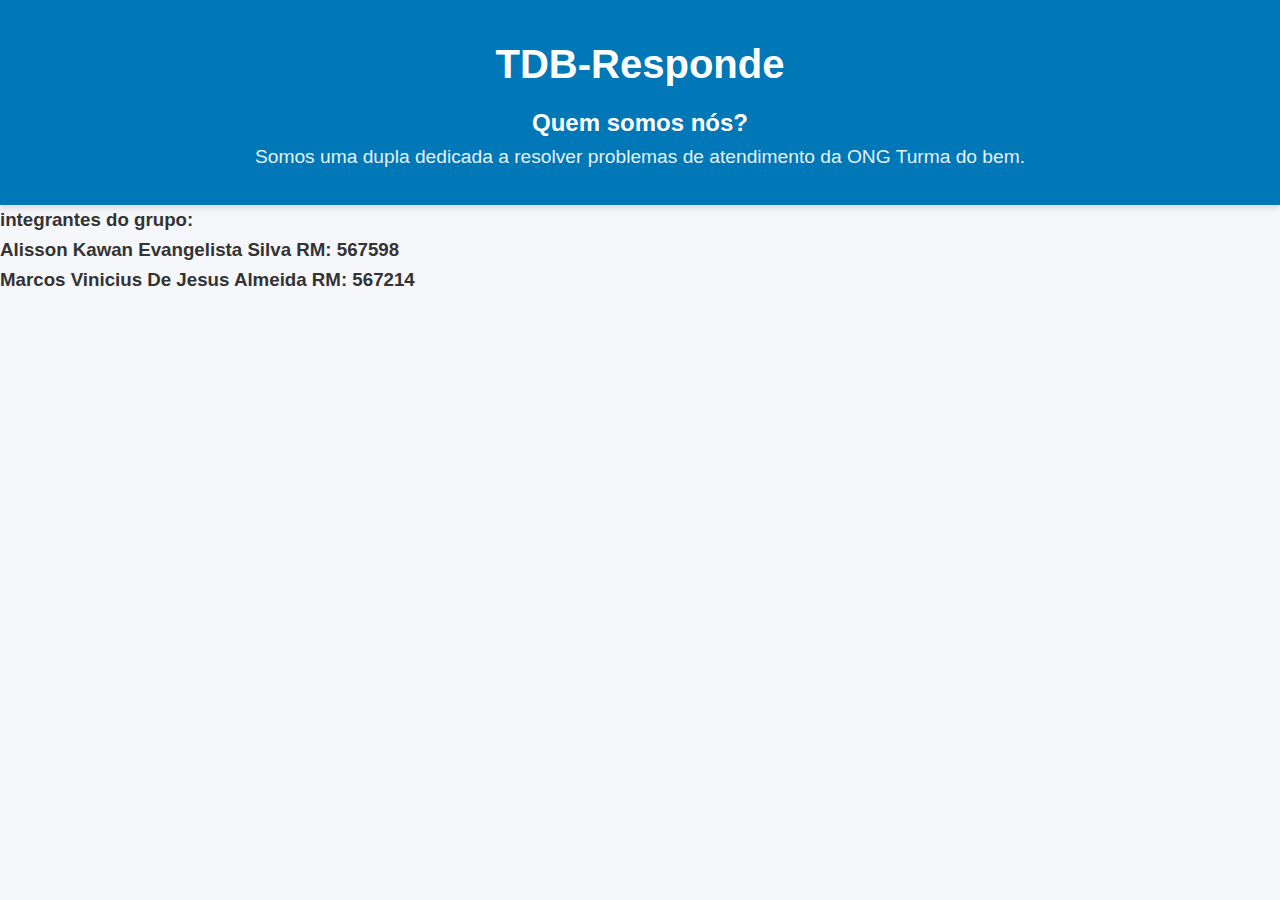
<file: index.html>
<!DOCTYPE html>
<html lang="pt-br">
<head>
    <meta charset="UTF-8">
    <meta name="viewport" content="width=device-width, initial-scale=1.0">
    <title>TDB-Responde</title>
    <link rel="stylesheet" href="css/visual.css">
</head>
<body>
    <header>
        <h1>TDB-Responde</h1>
        <h2>Quem somos nós?</h2>
        <p>Somos uma dupla dedicada a resolver problemas de atendimento da ONG Turma do bem.</p>
    </header>
    <main>
        <h3>integrantes do grupo: <br>
            Alisson Kawan Evangelista Silva RM: 567598 <br>
            Marcos Vinicius De Jesus Almeida RM: 567214
        </h3>
    </main>
    
</body>
</html>
</file>
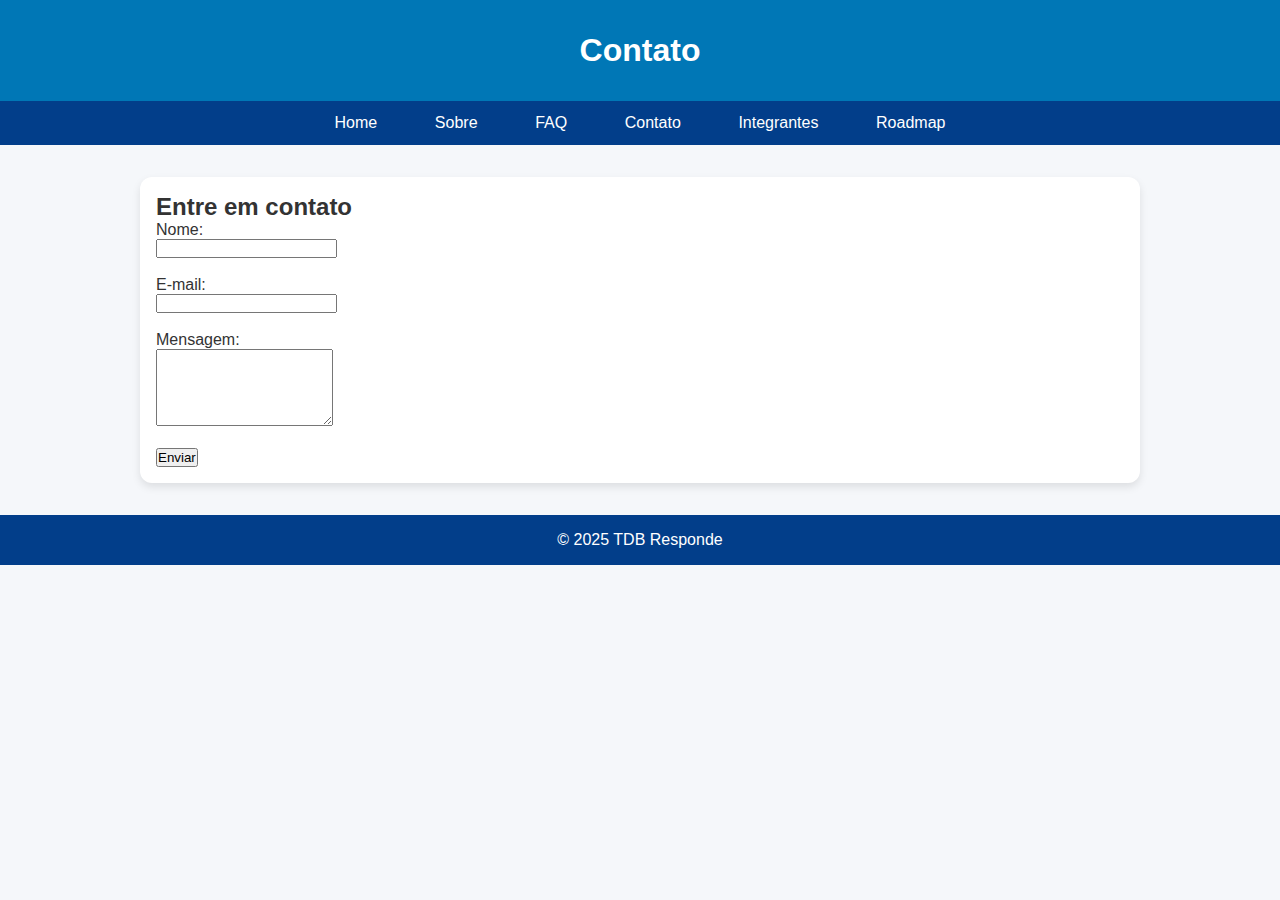
<file: Contatos/contato.html>
<!DOCTYPE html>
<html lang="pt-br">
<head>
  <meta charset="UTF-8">
  <meta name="viewport" content="width=device-width, initial-scale=1.0">
  <title>TDB Responde - Contato</title>
  <link rel="stylesheet" href="css/visual.css">
</head>
<body>

<header>
  <h1>Contato</h1>
</header>

<nav>
  <ul>
    <li><a href="/Home/home.html">Home</a></li>
    <li><a href="/Sobre pag/sobre.html">Sobre</a></li>
    <li><a href="/FAQ/faq.html">FAQ</a></li>
    <li><a href="/Contatos/contato.html">Contato</a></li>
    <li><a href="/Integrantes/integrantes.html">Integrantes</a></li>
    <li><a href="/Roadmap/roadmap.html">Roadmap</a></li>
  </ul>
</nav>

<main class="container">
  <h2>Entre em contato</h2>
  <form>
    <label for="nome">Nome:</label><br>
    <input type="text" id="nome" name="nome" required><br><br>

    <label for="email">E-mail:</label><br>
    <input type="email" id="email" name="email" required><br><br>

    <label for="mensagem">Mensagem:</label><br>
    <textarea id="mensagem" name="mensagem" rows="5" required></textarea><br><br>

    <button type="submit">Enviar</button>
  </form>
</main>

<footer>
  <p>© 2025 TDB Responde</p>
</footer>

</body>
</html>
</file>
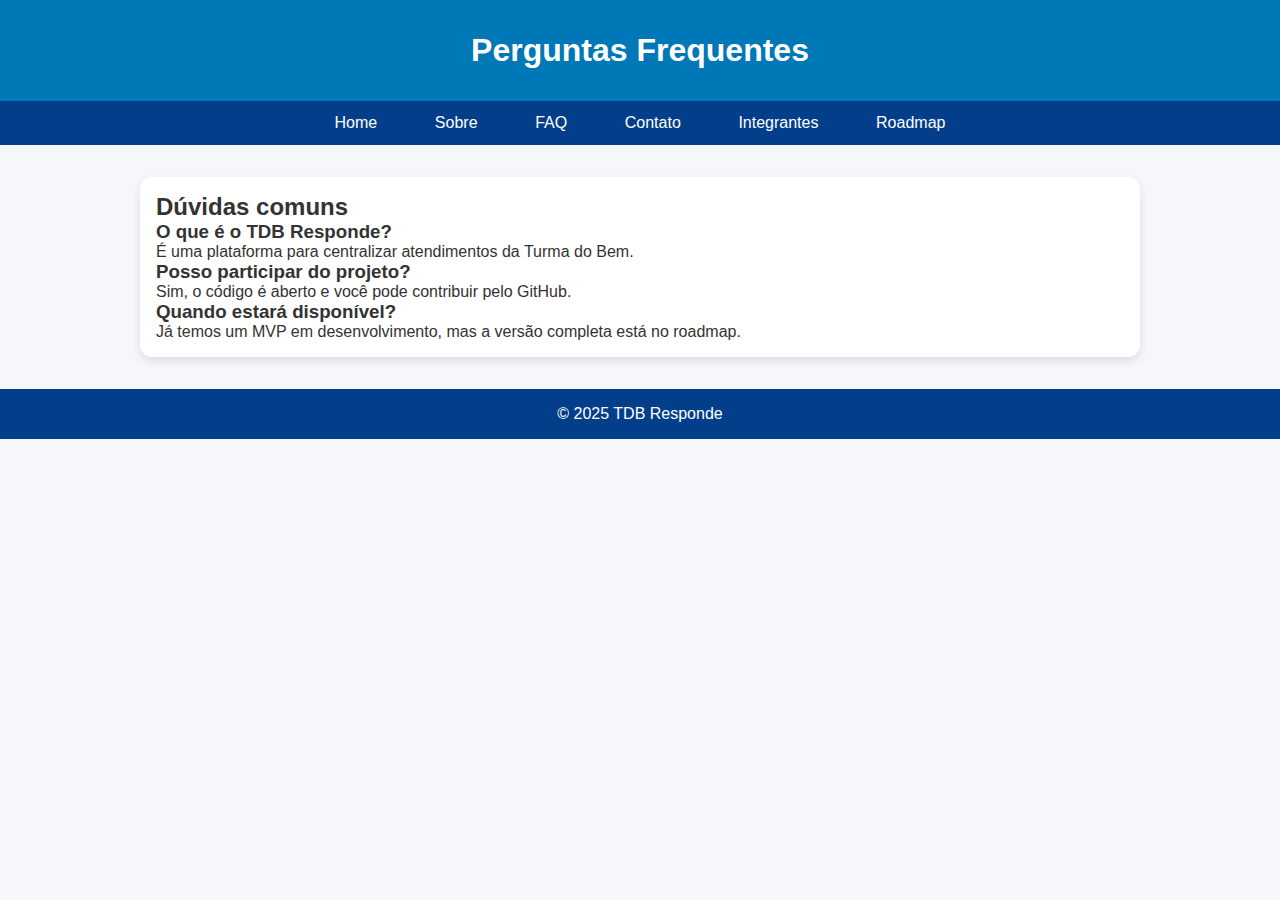
<file: FAQ/faq.html>
<!DOCTYPE html>
<html lang="pt-br">
<head>
  <meta charset="UTF-8">
  <meta name="viewport" content="width=device-width, initial-scale=1.0">
  <title>TDB Responde - FAQ</title>
  <link rel="stylesheet" href="css/visual.css">
</head>
<body>

<header>
  <h1>Perguntas Frequentes</h1>
</header>

<nav>
  <ul>
    <li><a href="/Home/home.html">Home</a></li>
    <li><a href="/Sobre pag/sobre.html">Sobre</a></li>
    <li><a href="/FAQ/faq.html">FAQ</a></li>
    <li><a href="/Contatos/contato.html">Contato</a></li>
    <li><a href="/Integrantes/integrantes.html">Integrantes</a></li>
    <li><a href="/Roadmap/roadmap.html">Roadmap</a></li>
    
    
    
  </ul>
</nav>

<main class="container">
  <h2>Dúvidas comuns</h2>

  <h3>O que é o TDB Responde?</h3>
  <p>É uma plataforma para centralizar atendimentos da Turma do Bem.</p>

  <h3>Posso participar do projeto?</h3>
  <p>Sim, o código é aberto e você pode contribuir pelo GitHub.</p>

  <h3>Quando estará disponível?</h3>
  <p>Já temos um MVP em desenvolvimento, mas a versão completa está no roadmap.</p>
</main>

<footer>
  <p>© 2025 TDB Responde</p>
</footer>

</body>
</html>
</file>
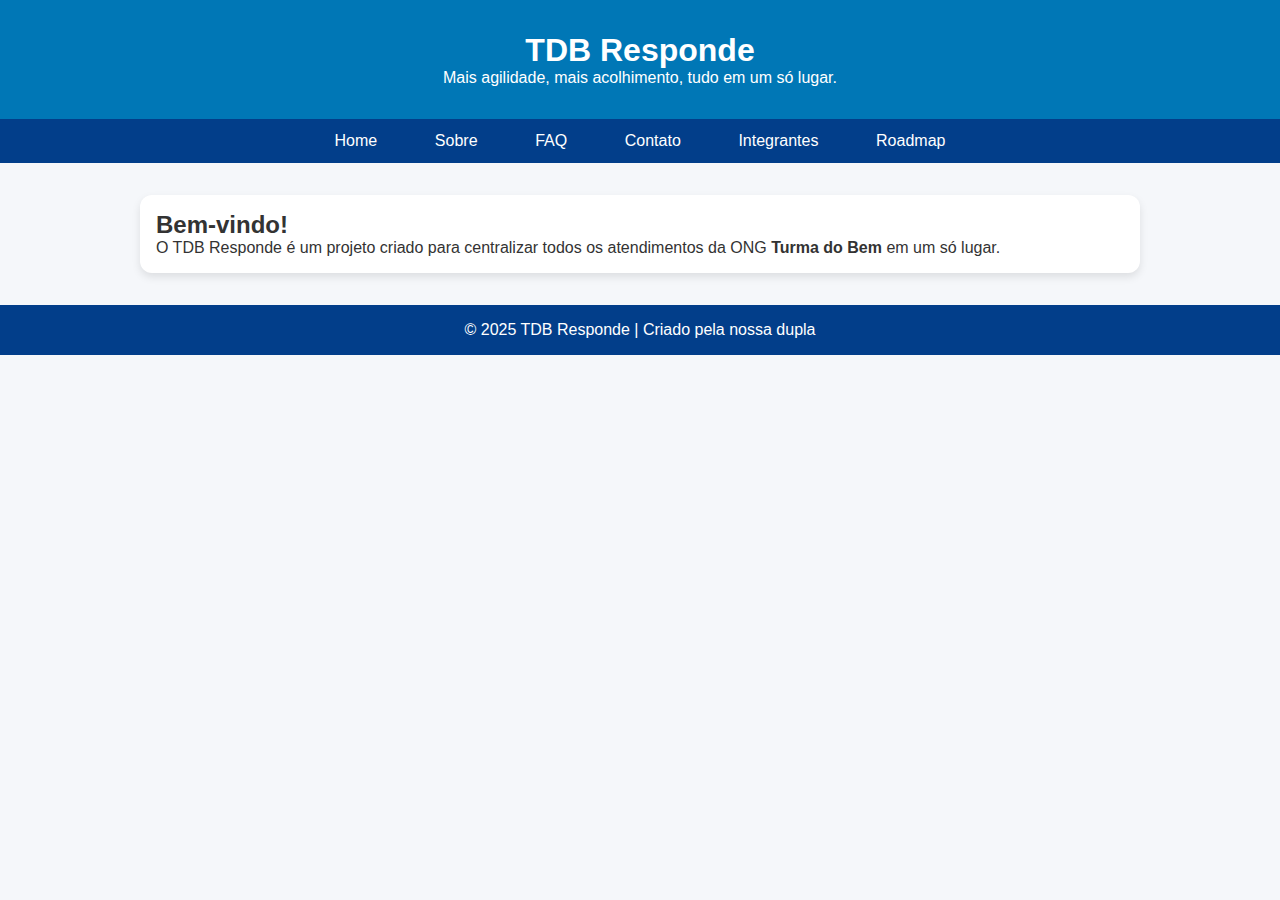
<file: Home/home.html>
<!DOCTYPE html>
<html lang="pt-br">
<head>
  <meta charset="UTF-8">
  <meta name="viewport" content="width=device-width, initial-scale=1.0">
  <title>TDB Responde - Home</title>
  <link rel="stylesheet" href="css/visual.css">
</head>
<body>

<header>
  <h1>TDB Responde</h1>
  <p>Mais agilidade, mais acolhimento, tudo em um só lugar.</p>
</header>

<nav>
  <ul>
    <li><a href="/Home/home.html">Home</a></li>
    <li><a href="/Sobre pag/sobre.html">Sobre</a></li>
    <li><a href="/FAQ/faq.html">FAQ</a></li>
    <li><a href="/Contatos/contato.html">Contato</a></li>
    <li><a href="/Integrantes/integrantes.html">Integrantes</a></li>
    <li><a href="/Roadmap/roadmap.html">Roadmap</a></li>
  </ul>
</nav>

<main class="container">
  <section>
    <h2>Bem-vindo!</h2>
    <p>O TDB Responde é um projeto criado para centralizar todos os atendimentos da ONG <strong>Turma do Bem</strong> em um só lugar.</p>
  </section>
</main>

<footer>
  <p>© 2025 TDB Responde | Criado pela nossa dupla</p>
</footer>

</body>
</html>
</file>
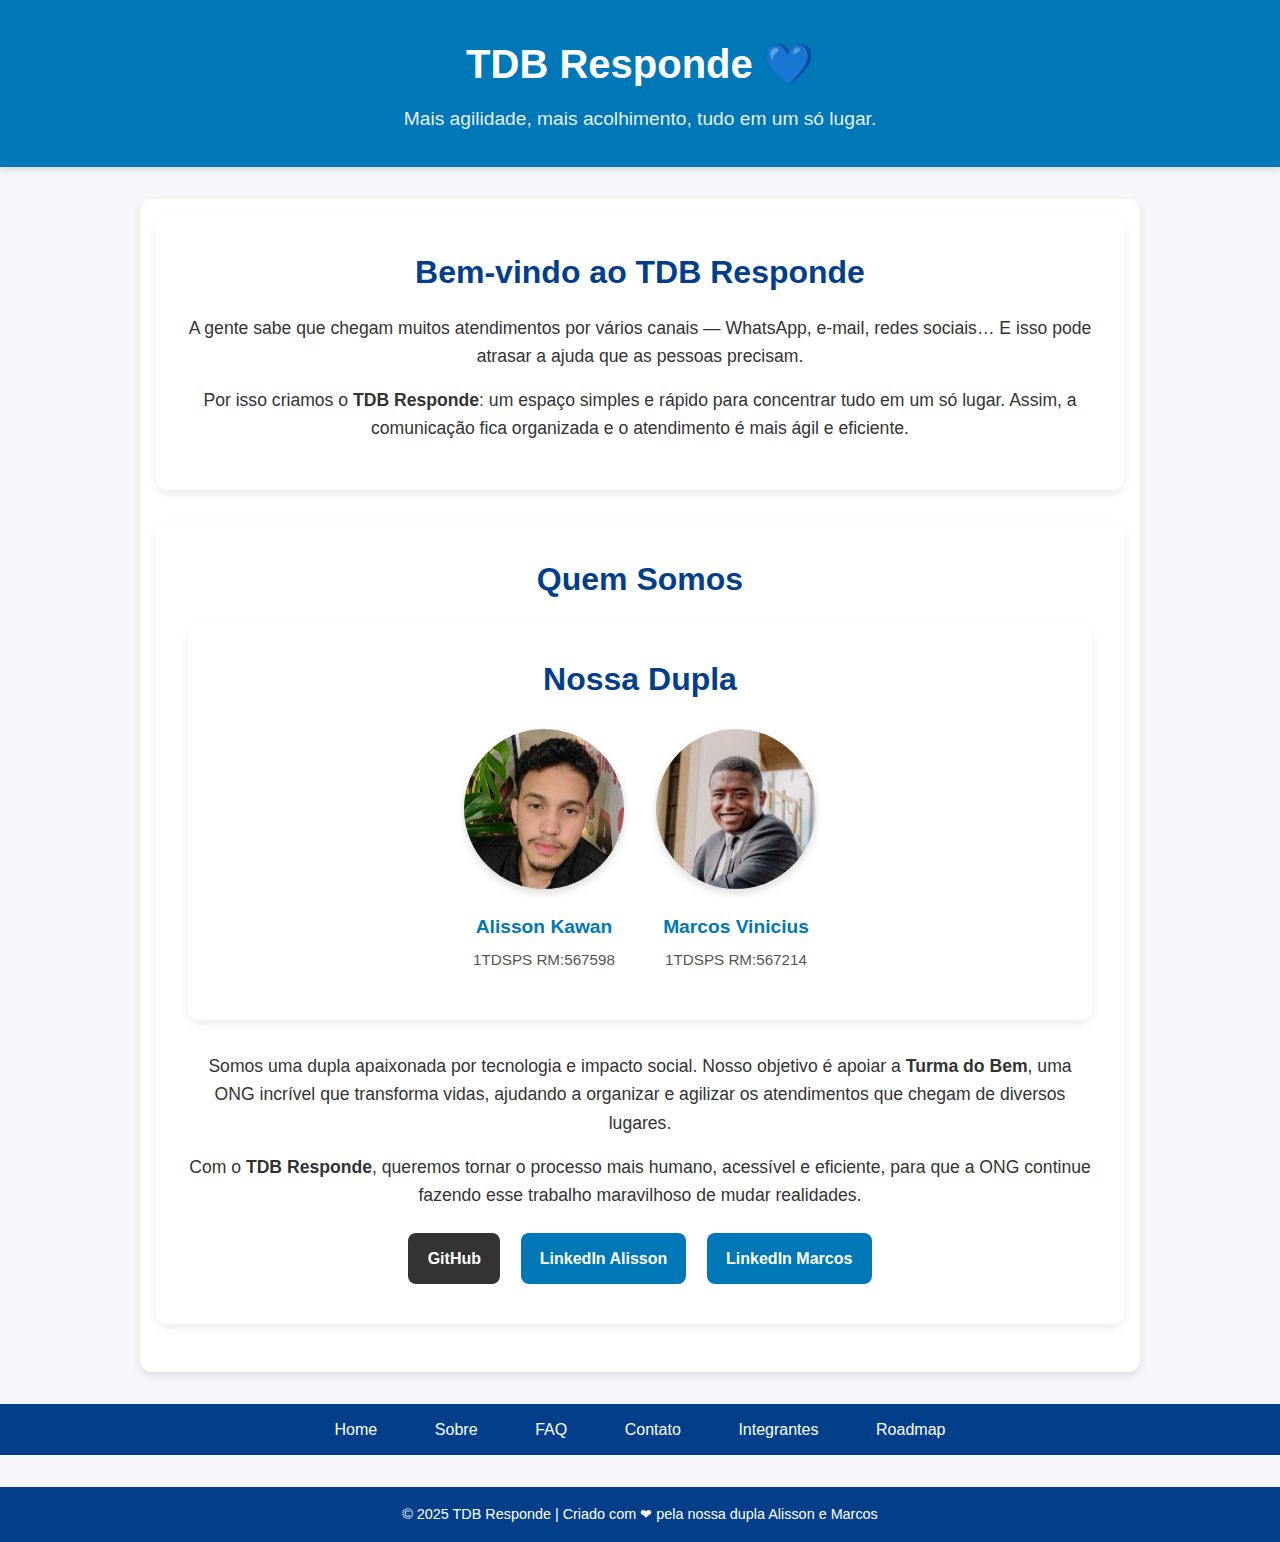
<file: Integrantes/integrantes.html>
<!DOCTYPE html>
<html lang="pt-br">
<head>
  <meta charset="UTF-8">
  <meta name="viewport" content="width=device-width, initial-scale=1.0">
  <title>TDB Responde - Quem Somos</title>
  <link rel="stylesheet" href="css/visual.css">
</head>
<body>
  <header>
    <h1>TDB Responde 💙</h1>
    <p>Mais agilidade, mais acolhimento, tudo em um só lugar.</p>
  </header>

  <div class="container">
    <section class="intro">
      <h2>Bem-vindo ao TDB Responde</h2>
      <p>
        A gente sabe que chegam muitos atendimentos por vários canais — WhatsApp, e-mail, redes sociais…  
        E isso pode atrasar a ajuda que as pessoas precisam.  
      </p>
      <p>
        Por isso criamos o <strong>TDB Responde</strong>: um espaço simples e rápido para concentrar tudo em um só lugar.  
        Assim, a comunicação fica organizada e o atendimento é mais ágil e eficiente.
      </p>
    </section>

    <section class="about">
      <h2>Quem Somos</h2><section class="team">
  <h2>Nossa Dupla</h2>
  <div class="team-members">
    <div class="member">
      <img src="img/1759026954821.jpeg" alt="Integrante 1">
      <h3>Alisson Kawan</h3>
      <p>1TDSPS RM:567598</p>
    </div>
    <div class="member">
      <img src="img/1747058358535.jpeg" alt="Integrante 2">
      <h3>Marcos Vinicius</h3>
      <p>1TDSPS RM:567214</p>
    </div>
  </div>
</section>
      <p>
        Somos uma dupla apaixonada por tecnologia e impacto social.  
        Nosso objetivo é apoiar a <strong>Turma do Bem</strong>, uma ONG incrível que transforma vidas,  
        ajudando a organizar e agilizar os atendimentos que chegam de diversos lugares.  
      </p>
      <p>
        Com o <strong>TDB Responde</strong>, queremos tornar o processo mais humano, acessível e eficiente,  
        para que a ONG continue fazendo esse trabalho maravilhoso de mudar realidades.  
      </p>

      <div class="social-links">
        <a href="https://github.com/AlissonMarcoschalenge77" target="_blank" class="github">GitHub</a>
        <a href="https://www.linkedin.com/in/alisson-kawan-evangelista-silva-5a3355219/" target="_blank" class="linkedin">LinkedIn Alisson</a>
        <a href="https://www.linkedin.com/in/marcos-vinicius-de-jesus-almeida/" target="_blank" class="linkedin">LinkedIn Marcos</a>
      </div>
    </section>
  </div>
  <nav>
  <ul>
    <li><a href="/Home/home.html">Home</a></li>
    <li><a href="/Sobre pag/sobre.html">Sobre</a></li>
    <li><a href="/FAQ/faq.html">FAQ</a></li>
    <li><a href="/Contatos/contato.html">Contato</a></li>
    <li><a href="/Integrantes/integrantes.html">Integrantes</a></li>
    <li><a href="/Roadmap/roadmap.html">Roadmap</a></li>
  </ul>
</nav>

  <footer>
    <p>© 2025 TDB Responde | Criado com ❤ pela nossa dupla Alisson e Marcos</p>
  </footer>
</body>
</html>
</file>
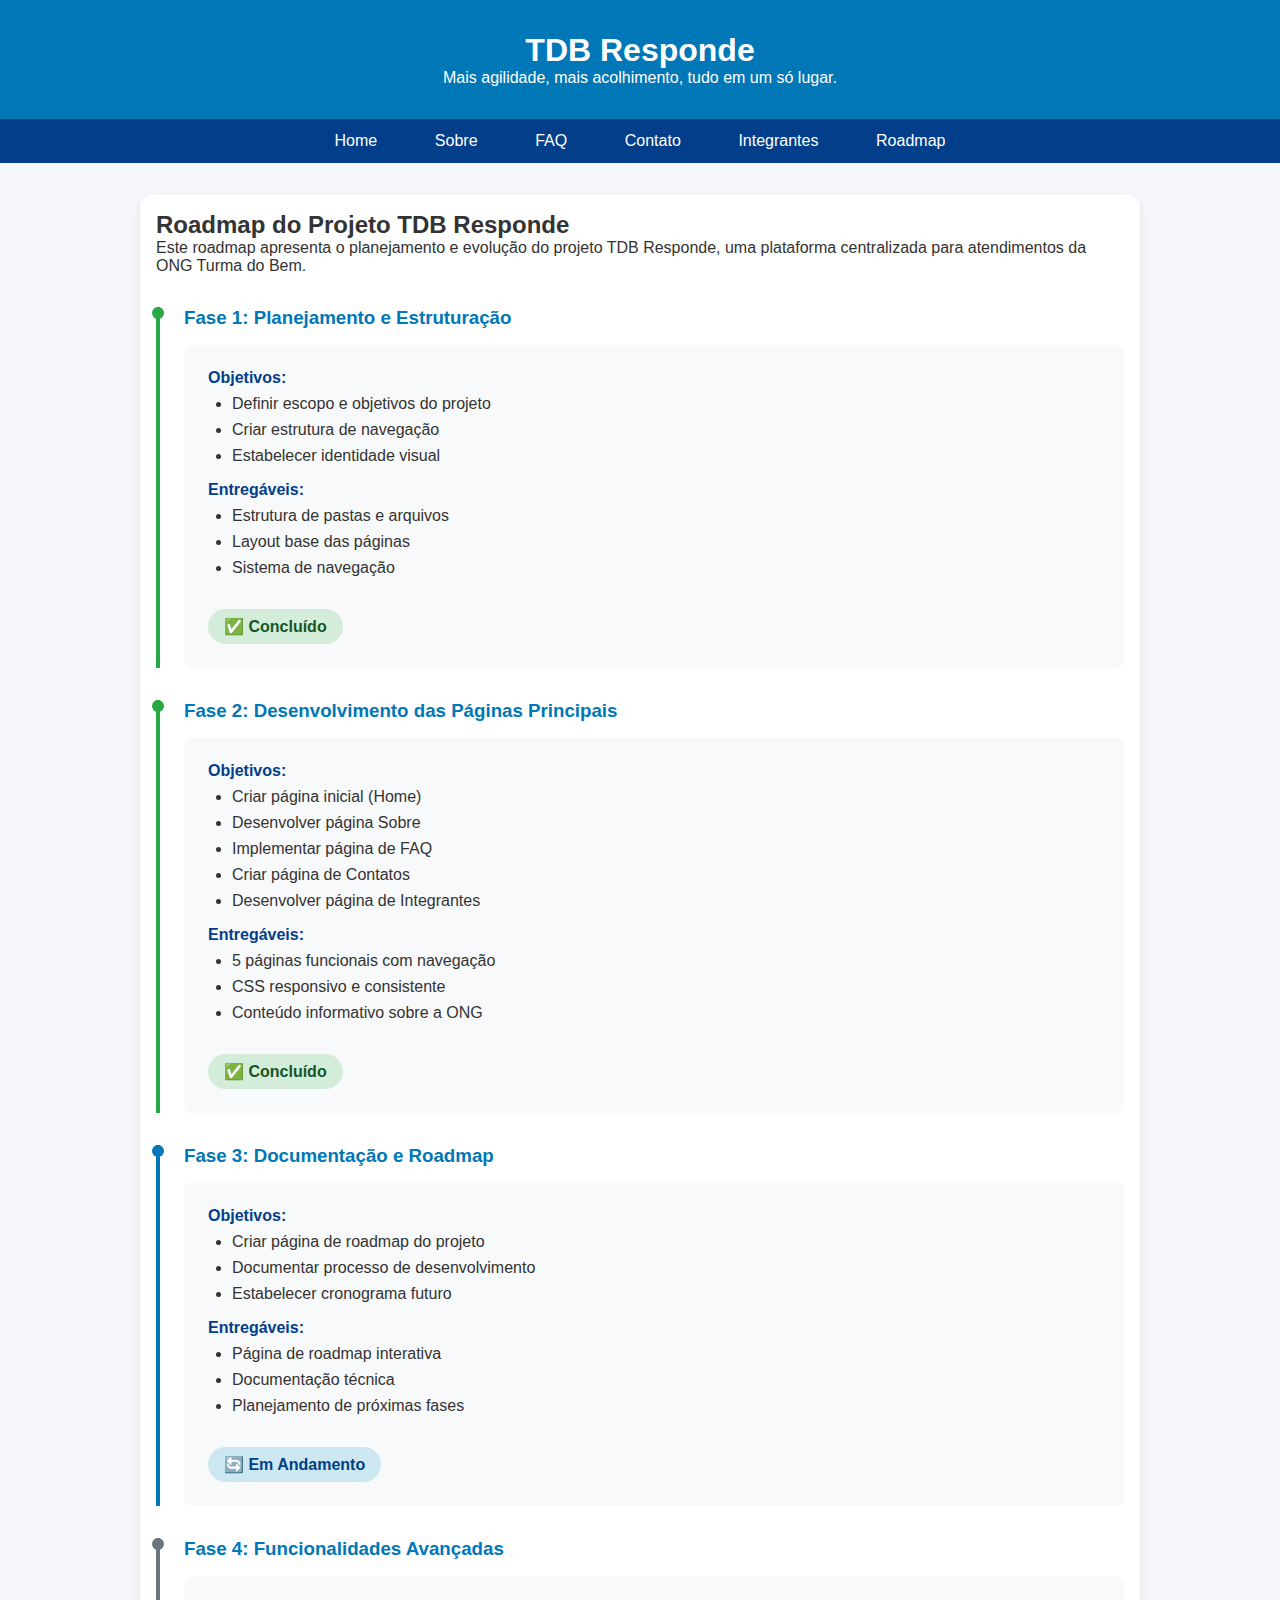
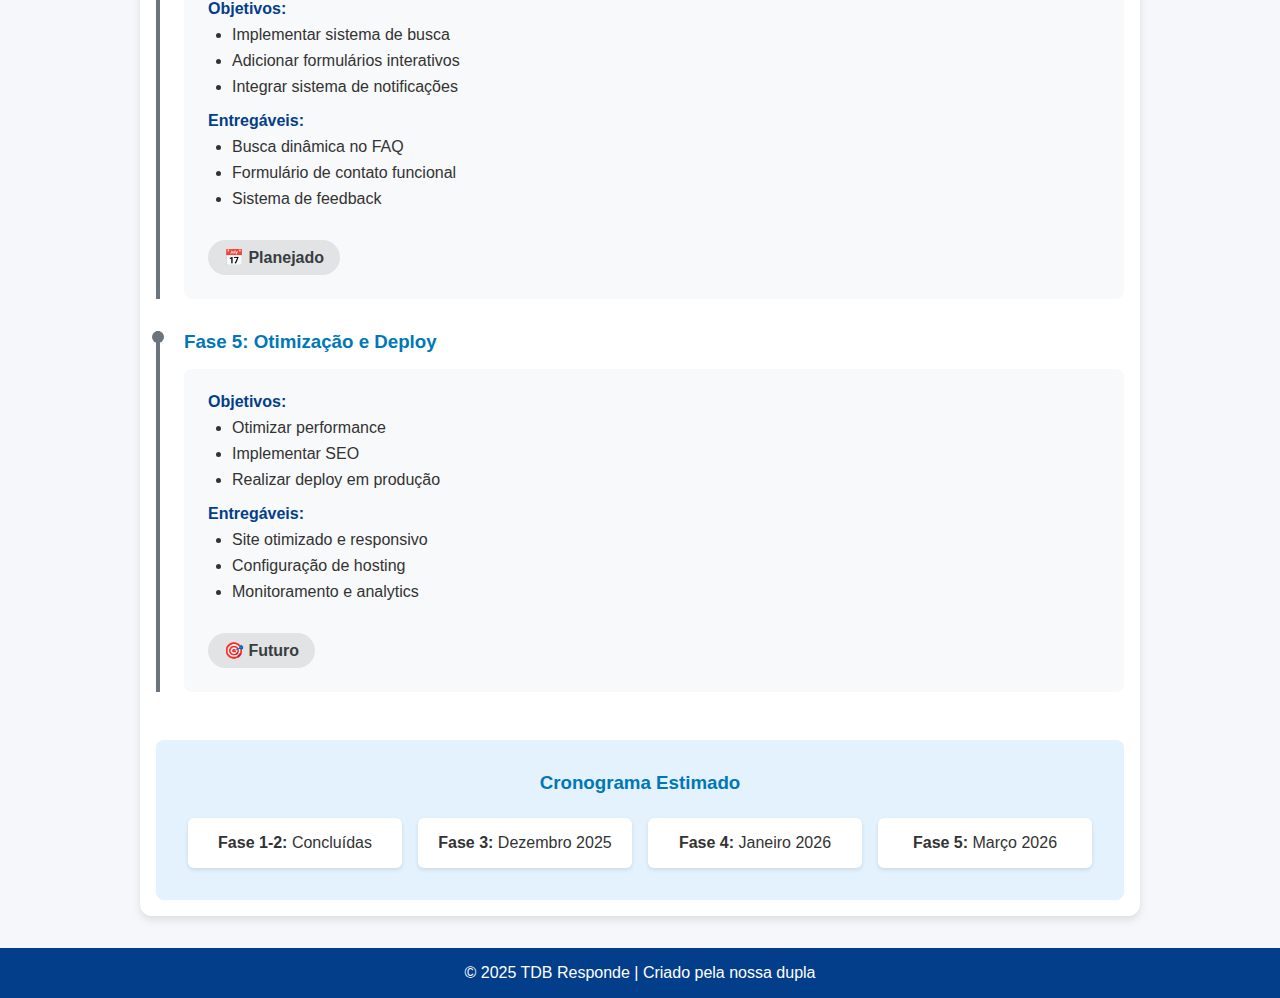
<file: Roadmap/roadmap.html>
<!DOCTYPE html>
<html lang="pt-br">
<head>
  <meta charset="UTF-8">
  <meta name="viewport" content="width=device-width, initial-scale=1.0">
  <title>TDB Responde - Roadmap</title>
  <link rel="stylesheet" href="css/visual.css">
</head>
<body>

<header>
  <h1>TDB Responde</h1>
  <p>Mais agilidade, mais acolhimento, tudo em um só lugar.</p>
</header>

<nav>
  <ul>
    <li><a href="/Home/home.html">Home</a></li>
    <li><a href="/Sobre pag/sobre.html">Sobre</a></li>
    <li><a href="/FAQ/faq.html">FAQ</a></li>
    <li><a href="/Contatos/contato.html">Contato</a></li>
    <li><a href="/Integrantes/integrantes.html">Integrantes</a></li>
    <li><a href="/roadmap/index.html">Roadmap</a></li>
  </ul>
</nav>

<main class="container">
  <section>
    <h2>Roadmap do Projeto TDB Responde</h2>
    <p>Este roadmap apresenta o planejamento e evolução do projeto TDB Responde, uma plataforma centralizada para atendimentos da ONG Turma do Bem.</p>
    
    <div class="roadmap-timeline">
      <div class="phase completed">
        <h3>Fase 1: Planejamento e Estruturação</h3>
        <div class="phase-content">
          <h4>Objetivos:</h4>
          <ul>
            <li>Definir escopo e objetivos do projeto</li>
            <li>Criar estrutura de navegação</li>
            <li>Estabelecer identidade visual</li>
          </ul>
          <h4>Entregáveis:</h4>
          <ul>
            <li>Estrutura de pastas e arquivos</li>
            <li>Layout base das páginas</li>
            <li>Sistema de navegação</li>
          </ul>
          <div class="status">✅ Concluído</div>
        </div>
      </div>

      <div class="phase completed">
        <h3>Fase 2: Desenvolvimento das Páginas Principais</h3>
        <div class="phase-content">
          <h4>Objetivos:</h4>
          <ul>
            <li>Criar página inicial (Home)</li>
            <li>Desenvolver página Sobre</li>
            <li>Implementar página de FAQ</li>
            <li>Criar página de Contatos</li>
            <li>Desenvolver página de Integrantes</li>
          </ul>
          <h4>Entregáveis:</h4>
          <ul>
            <li>5 páginas funcionais com navegação</li>
            <li>CSS responsivo e consistente</li>
            <li>Conteúdo informativo sobre a ONG</li>
          </ul>
          <div class="status">✅ Concluído</div>
        </div>
      </div>

      <div class="phase current">
        <h3>Fase 3: Documentação e Roadmap</h3>
        <div class="phase-content">
          <h4>Objetivos:</h4>
          <ul>
            <li>Criar página de roadmap do projeto</li>
            <li>Documentar processo de desenvolvimento</li>
            <li>Estabelecer cronograma futuro</li>
          </ul>
          <h4>Entregáveis:</h4>
          <ul>
            <li>Página de roadmap interativa</li>
            <li>Documentação técnica</li>
            <li>Planejamento de próximas fases</li>
          </ul>
          <div class="status">🔄 Em Andamento</div>
        </div>
      </div>

      <div class="phase future">
        <h3>Fase 4: Funcionalidades Avançadas</h3>
        <div class="phase-content">
          <h4>Objetivos:</h4>
          <ul>
            <li>Implementar sistema de busca</li>
            <li>Adicionar formulários interativos</li>
            <li>Integrar sistema de notificações</li>
          </ul>
          <h4>Entregáveis:</h4>
          <ul>
            <li>Busca dinâmica no FAQ</li>
            <li>Formulário de contato funcional</li>
            <li>Sistema de feedback</li>
          </ul>
          <div class="status">📅 Planejado</div>
        </div>
      </div>

      <div class="phase future">
        <h3>Fase 5: Otimização e Deploy</h3>
        <div class="phase-content">
          <h4>Objetivos:</h4>
          <ul>
            <li>Otimizar performance</li>
            <li>Implementar SEO</li>
            <li>Realizar deploy em produção</li>
          </ul>
          <h4>Entregáveis:</h4>
          <ul>
            <li>Site otimizado e responsivo</li>
            <li>Configuração de hosting</li>
            <li>Monitoramento e analytics</li>
          </ul>
          <div class="status">🎯 Futuro</div>
        </div>
      </div>
    </div>

    <div class="timeline-summary">
      <h3>Cronograma Estimado</h3>
      <div class="timeline-grid">
        <div class="timeline-item">
          <strong>Fase 1-2:</strong> Concluídas
        </div>
        <div class="timeline-item">
          <strong>Fase 3:</strong> Dezembro 2025
        </div>
        <div class="timeline-item">
          <strong>Fase 4:</strong> Janeiro 2026
        </div>
        <div class="timeline-item">
          <strong>Fase 5:</strong> Março 2026
        </div>
      </div>
    </div>
  </section>
</main>

<footer>
  <p>© 2025 TDB Responde | Criado pela nossa dupla</p>
</footer>

</body>
</html>
</file>
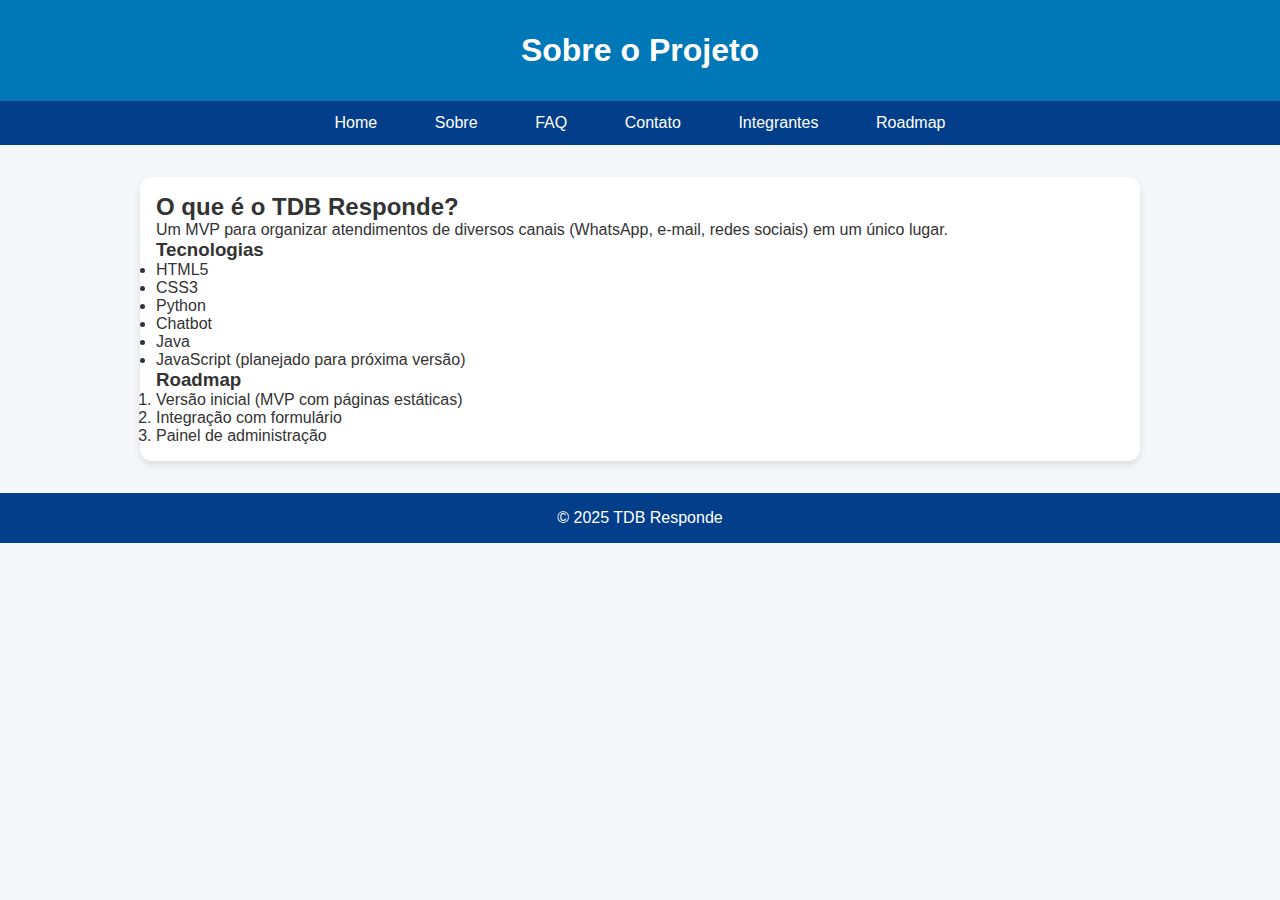
<file: Sobre pag/sobre.html>
<!DOCTYPE html>
<html lang="pt-br">
<head>
  <meta charset="UTF-8">
  <meta name="viewport" content="width=device-width, initial-scale=1.0">
  <title>TDB Responde - Sobre</title>
  <link rel="stylesheet" href="css/visual.css">
</head>
<body>

<header>
  <h1>Sobre o Projeto</h1>
</header>

<nav>
  <ul>
    <li><a href="/Home/home.html">Home</a></li>
    <li><a href="/Sobre pag/sobre.html">Sobre</a></li>
    <li><a href="/FAQ/faq.html">FAQ</a></li>
    <li><a href="/Contatos/contato.html">Contato</a></li>
    <li><a href="/Integrantes/integrantes.html">Integrantes</a></li>
    <li><a href="/Roadmap/roadmap.html">Roadmap</a></li>
  </ul>
</nav>

<main class="container">
  <h2>O que é o TDB Responde?</h2>
  <p>Um MVP para organizar atendimentos de diversos canais (WhatsApp, e-mail, redes sociais) em um único lugar.</p>

  <h3>Tecnologias</h3>
  <ul>
    <li>HTML5</li>
    <li>CSS3</li>
    <li>Python</li>
    <li>Chatbot</li>
    <li>Java</li>
    <li>JavaScript (planejado para próxima versão)</li>
  </ul>

  <h3>Roadmap</h3>
  <ol>
    <li>Versão inicial (MVP com páginas estáticas)</li>
    <li>Integração com formulário</li>
    <li>Painel de administração</li>
  </ol>
</main>

<footer>
  <p>© 2025 TDB Responde</p>
</footer>

</body>
</html>
</file>
<file: css/visual.css>
* {
  margin: 0;
  padding: 0;
  box-sizing: border-box;
  font-family: "Segoe UI", Tahoma, Geneva, Verdana, sans-serif;
}

body {
  background: #f5f7fa;
  color: #333;
  line-height: 1.6;
}

header {
  background: #0077b6;
  color: #fff;
  padding: 2rem 1rem;
  text-align: center;
  box-shadow: 0 4px 6px rgba(0,0,0,0.1);
}

header h1 {
  font-size: 2.5rem;
  margin-bottom: 0.5rem;
}

header p {
  font-size: 1.2rem;
  opacity: 0.9;
}

.container {
  max-width: 1000px;
  margin: 2rem auto;
  padding: 1rem;
}

.intro, .about {
  background: #fff;
  padding: 2rem;
  border-radius: 12px;
  box-shadow: 0 4px 10px rgba(0,0,0,0.08);
  margin-bottom: 2rem;
  text-align: center;
}

.intro h2, .about h2 {
  font-size: 2rem;
  margin-bottom: 1rem;
  color: #023e8a;
}

.intro p, .about p {
  font-size: 1.1rem;
  margin-bottom: 1rem;
}

.social-links a {
  display: inline-block;
  margin: 0.5rem;
  padding: 0.8rem 1.2rem;
  border-radius: 8px;
  text-decoration: none;
  color: #fff;
  font-weight: bold;
  transition: 0.3s ease;
}

.social-links a.github {
  background: #333;
}

.social-links a.linkedin {
  background: #0077b6;
}

.social-links a:hover {
  opacity: 0.85;
  transform: translateY(-2px);
}

footer {
  text-align: center;
  padding: 1.5rem;
  background: #023e8a;
  color: #fff;
  margin-top: 2rem;
  font-size: 0.9rem;
}
.team {
  background: #fff;
  padding: 2rem;
  border-radius: 12px;
  box-shadow: 0 4px 10px rgba(0,0,0,0.08);
  margin-bottom: 2rem;
  text-align: center;
}

.team h2 {
  font-size: 2rem;
  margin-bottom: 1.5rem;
  color: #023e8a;
}

.team-members {
  display: flex;
  justify-content: center;
  gap: 2rem;
  flex-wrap: wrap;
}

.member {
  text-align: center;
  max-width: 200px;
}

.member img {
  width: 160px;
  height: 160px;
  border-radius: 50%;
  object-fit: cover;
  margin-bottom: 0.8rem;
  box-shadow: 0 4px 10px rgba(0,0,0,0.15);
  transition: transform 0.3s ease;
}

.member img:hover {
  transform: scale(1.05);
}

.member h3 {
  font-size: 1.2rem;
  color: #0077b6;
  margin-bottom: 0.3rem;
}

.member p {
  font-size: 0.95rem;
  color: #555;
}
</file>
<file: Contatos/css/visual.css>
* {
  margin: 0;
  padding: 0;
  box-sizing: border-box;
  font-family: Arial, sans-serif;
}

body {
  background: #f5f7fa;
  color: #333;
}

header {
  background: #0077b6;
  color: white;
  text-align: center;
  padding: 2rem;
}

nav {
  background: #023e8a;
}

nav ul {
  display: flex;
  justify-content: center;
  list-style: none;
}

nav ul li {
  margin: 0 1rem;
}

nav ul li a {
  color: white;
  text-decoration: none;
  padding: 0.8rem;
  display: block;
  transition: background 0.3s;
}

nav ul li a:hover {
  background: #0096c7;
  border-radius: 6px;
}

.container {
  max-width: 1000px;
  margin: 2rem auto;
  padding: 1rem;
  background: white;
  border-radius: 12px;
  box-shadow: 0 4px 8px rgba(0,0,0,0.1);
}

footer {
  background: #023e8a;
  color: white;
  text-align: center;
  padding: 1rem;
  margin-top: 2rem;
}

.team-members {
  display: flex;
  justify-content: center;
  gap: 2rem;
  flex-wrap: wrap;
}

.member {
  text-align: center;
  max-width: 200px;
}

.member img {
  width: 160px;
  height: 160px;
  border-radius: 50%;
  object-fit: cover;
  margin-bottom: 1rem;
}
</file>
<file: FAQ/css/visual.css>
* {
  margin: 0;
  padding: 0;
  box-sizing: border-box;
  font-family: Arial, sans-serif;
}

body {
  background: #f5f7fa;
  color: #333;
}

header {
  background: #0077b6;
  color: white;
  text-align: center;
  padding: 2rem;
}

nav {
  background: #023e8a;
}

nav ul {
  display: flex;
  justify-content: center;
  list-style: none;
}

nav ul li {
  margin: 0 1rem;
}

nav ul li a {
  color: white;
  text-decoration: none;
  padding: 0.8rem;
  display: block;
  transition: background 0.3s;
}

nav ul li a:hover {
  background: #0096c7;
  border-radius: 6px;
}

.container {
  max-width: 1000px;
  margin: 2rem auto;
  padding: 1rem;
  background: white;
  border-radius: 12px;
  box-shadow: 0 4px 8px rgba(0,0,0,0.1);
}

footer {
  background: #023e8a;
  color: white;
  text-align: center;
  padding: 1rem;
  margin-top: 2rem;
}

.team-members {
  display: flex;
  justify-content: center;
  gap: 2rem;
  flex-wrap: wrap;
}

.member {
  text-align: center;
  max-width: 200px;
}

.member img {
  width: 160px;
  height: 160px;
  border-radius: 50%;
  object-fit: cover;
  margin-bottom: 1rem;
}
</file>
<file: Home/css/visual.css>
* {
  margin: 0;
  padding: 0;
  box-sizing: border-box;
  font-family: Arial, sans-serif;
}

body {
  background: #f5f7fa;
  color: #333;
}

header {
  background: #0077b6;
  color: white;
  text-align: center;
  padding: 2rem;
}

nav {
  background: #023e8a;
}

nav ul {
  display: flex;
  justify-content: center;
  list-style: none;
}

nav ul li {
  margin: 0 1rem;
}

nav ul li a {
  color: white;
  text-decoration: none;
  padding: 0.8rem;
  display: block;
  transition: background 0.3s;
}

nav ul li a:hover {
  background: #0096c7;
  border-radius: 6px;
}

.container {
  max-width: 1000px;
  margin: 2rem auto;
  padding: 1rem;
  background: white;
  border-radius: 12px;
  box-shadow: 0 4px 8px rgba(0,0,0,0.1);
}

footer {
  background: #023e8a;
  color: white;
  text-align: center;
  padding: 1rem;
  margin-top: 2rem;
}

.team-members {
  display: flex;
  justify-content: center;
  gap: 2rem;
  flex-wrap: wrap;
}

.member {
  text-align: center;
  max-width: 200px;
}

.member img {
  width: 160px;
  height: 160px;
  border-radius: 50%;
  object-fit: cover;
  margin-bottom: 1rem;
}
</file>
<file: Integrantes/css/visual.css>
* {
  margin: 0;
  padding: 0;
  box-sizing: border-box;
  font-family: "Segoe UI", Tahoma, Geneva, Verdana, sans-serif;
}

body {
  background: #f5f7fa;
  color: #333;
  line-height: 1.6;
}

header {
  background: #0077b6;
  color: #fff;
  padding: 2rem 1rem;
  text-align: center;
  box-shadow: 0 4px 6px rgba(0,0,0,0.1);
}

header h1 {
  font-size: 2.5rem;
  margin-bottom: 0.5rem;
}

header p {
  font-size: 1.2rem;
  opacity: 0.9;
}

.container {
  max-width: 1000px;
  margin: 2rem auto;
  padding: 1rem;
}

.intro, .about {
  background: #fff;
  padding: 2rem;
  border-radius: 12px;
  box-shadow: 0 4px 10px rgba(0,0,0,0.08);
  margin-bottom: 2rem;
  text-align: center;
}

.intro h2, .about h2 {
  font-size: 2rem;
  margin-bottom: 1rem;
  color: #023e8a;
}

.intro p, .about p {
  font-size: 1.1rem;
  margin-bottom: 1rem;
}

.social-links a {
  display: inline-block;
  margin: 0.5rem;
  padding: 0.8rem 1.2rem;
  border-radius: 8px;
  text-decoration: none;
  color: #fff;
  font-weight: bold;
  transition: 0.3s ease;
}

.social-links a.github {
  background: #333;
}

.social-links a.linkedin {
  background: #0077b6;
}

.social-links a:hover {
  opacity: 0.85;
  transform: translateY(-2px);
}

footer {
  text-align: center;
  padding: 1.5rem;
  background: #023e8a;
  color: #fff;
  margin-top: 2rem;
  font-size: 0.9rem;
}
.team {
  background: #fff;
  padding: 2rem;
  border-radius: 12px;
  box-shadow: 0 4px 10px rgba(0,0,0,0.08);
  margin-bottom: 2rem;
  text-align: center;
}

.team h2 {
  font-size: 2rem;
  margin-bottom: 1.5rem;
  color: #023e8a;
}

.team-members {
  display: flex;
  justify-content: center;
  gap: 2rem;
  flex-wrap: wrap;
}

.member {
  text-align: center;
  max-width: 200px;
}

.member img {
  width: 160px;
  height: 160px;
  border-radius: 50%;
  object-fit: cover;
  margin-bottom: 0.8rem;
  box-shadow: 0 4px 10px rgba(0,0,0,0.15);
  transition: transform 0.3s ease;
}

.member img:hover {
  transform: scale(1.05);
}

.member h3 {
  font-size: 1.2rem;
  color: #0077b6;
  margin-bottom: 0.3rem;
}

.member p {
  font-size: 0.95rem;
  color: #555;
}
* {
  margin: 0;
  padding: 0;
  box-sizing: border-box;
  font-family: Arial, sans-serif;
}

body {
  background: #f5f7fa;
  color: #333;
}

header {
  background: #0077b6;
  color: white;
  text-align: center;
  padding: 2rem;
}

nav {
  background: #023e8a;
}

nav ul {
  display: flex;
  justify-content: center;
  list-style: none;
}

nav ul li {
  margin: 0 1rem;
}

nav ul li a {
  color: white;
  text-decoration: none;
  padding: 0.8rem;
  display: block;
  transition: background 0.3s;
}

nav ul li a:hover {
  background: #0096c7;
  border-radius: 6px;
}

.container {
  max-width: 1000px;
  margin: 2rem auto;
  padding: 1rem;
  background: white;
  border-radius: 12px;
  box-shadow: 0 4px 8px rgba(0,0,0,0.1);
}

footer {
  background: #023e8a;
  color: white;
  text-align: center;
  padding: 1rem;
  margin-top: 2rem;
}

.team-members {
  display: flex;
  justify-content: center;
  gap: 2rem;
  flex-wrap: wrap;
}

.member {
  text-align: center;
  max-width: 200px;
}

.member img {
  width: 160px;
  height: 160px;
  border-radius: 50%;
  object-fit: cover;
  margin-bottom: 1rem;
}
</file>
<file: Roadmap/css/visual.css>
* {
  margin: 0;
  padding: 0;
  box-sizing: border-box;
  font-family: Arial, sans-serif;
}

body {
  background: #f5f7fa;
  color: #333;
}

header {
  background: #0077b6;
  color: white;
  text-align: center;
  padding: 2rem;
}

nav {
  background: #023e8a;
}

nav ul {
  display: flex;
  justify-content: center;
  list-style: none;
}

nav ul li {
  margin: 0 1rem;
}

nav ul li a {
  color: white;
  text-decoration: none;
  padding: 0.8rem;
  display: block;
  transition: background 0.3s;
}

nav ul li a:hover {
  background: #0096c7;
  border-radius: 6px;
}

.container {
  max-width: 1000px;
  margin: 2rem auto;
  padding: 1rem;
  background: white;
  border-radius: 12px;
  box-shadow: 0 4px 8px rgba(0,0,0,0.1);
}

footer {
  background: #023e8a;
  color: white;
  text-align: center;
  padding: 1rem;
  margin-top: 2rem;
}

.team-members {
  display: flex;
  justify-content: center;
  gap: 2rem;
  flex-wrap: wrap;
}

.member {
  text-align: center;
  max-width: 200px;
}

.member img {
  width: 160px;
  height: 160px;
  border-radius: 50%;
  object-fit: cover;
  margin-bottom: 1rem;
}



/* Estilos específicos para o roadmap */
.roadmap-timeline {
  margin: 2rem 0;
}

.phase {
  margin: 2rem 0;
  border-left: 4px solid #ddd;
  padding-left: 1.5rem;
  position: relative;
}

.phase.completed {
  border-left-color: #28a745;
}

.phase.current {
  border-left-color: #0077b6;
}

.phase.future {
  border-left-color: #6c757d;
}

.phase::before {
  content: '';
  position: absolute;
  left: -8px;
  top: 0;
  width: 12px;
  height: 12px;
  border-radius: 50%;
  background: #ddd;
}

.phase.completed::before {
  background: #28a745;
}

.phase.current::before {
  background: #0077b6;
}

.phase.future::before {
  background: #6c757d;
}

.phase h3 {
  color: #0077b6;
  margin-bottom: 1rem;
}

.phase-content {
  background: #f8f9fa;
  padding: 1.5rem;
  border-radius: 8px;
  margin-top: 1rem;
}

.phase-content h4 {
  color: #023e8a;
  margin: 1rem 0 0.5rem 0;
}

.phase-content h4:first-child {
  margin-top: 0;
}

.phase-content ul {
  margin-left: 1.5rem;
  margin-bottom: 1rem;
}

.phase-content li {
  margin-bottom: 0.5rem;
}

.status {
  display: inline-block;
  padding: 0.5rem 1rem;
  border-radius: 20px;
  font-weight: bold;
  margin-top: 1rem;
}

.phase.completed .status {
  background: #d4edda;
  color: #155724;
}

.phase.current .status {
  background: #cce7f0;
  color: #004085;
}

.phase.future .status {
  background: #e2e3e5;
  color: #383d41;
}

.timeline-summary {
  margin-top: 3rem;
  padding: 2rem;
  background: #e3f2fd;
  border-radius: 8px;
}

.timeline-summary h3 {
  color: #0077b6;
  margin-bottom: 1.5rem;
  text-align: center;
}

.timeline-grid {
  display: grid;
  grid-template-columns: repeat(auto-fit, minmax(200px, 1fr));
  gap: 1rem;
}

.timeline-item {
  background: white;
  padding: 1rem;
  border-radius: 6px;
  text-align: center;
  box-shadow: 0 2px 4px rgba(0,0,0,0.1);
}

@media (max-width: 768px) {
  .phase {
    padding-left: 1rem;
  }
  
  .phase-content {
    padding: 1rem;
  }
  
  .timeline-grid {
    grid-template-columns: 1fr;
  }
}
</file>
<file: Sobre pag/css/visual.css>
* {
  margin: 0;
  padding: 0;
  box-sizing: border-box;
  font-family: Arial, sans-serif;
}

body {
  background: #f5f7fa;
  color: #333;
}

header {
  background: #0077b6;
  color: white;
  text-align: center;
  padding: 2rem;
}

nav {
  background: #023e8a;
}

nav ul {
  display: flex;
  justify-content: center;
  list-style: none;
}

nav ul li {
  margin: 0 1rem;
}

nav ul li a {
  color: white;
  text-decoration: none;
  padding: 0.8rem;
  display: block;
  transition: background 0.3s;
}

nav ul li a:hover {
  background: #0096c7;
  border-radius: 6px;
}

.container {
  max-width: 1000px;
  margin: 2rem auto;
  padding: 1rem;
  background: white;
  border-radius: 12px;
  box-shadow: 0 4px 8px rgba(0,0,0,0.1);
}

footer {
  background: #023e8a;
  color: white;
  text-align: center;
  padding: 1rem;
  margin-top: 2rem;
}

.team-members {
  display: flex;
  justify-content: center;
  gap: 2rem;
  flex-wrap: wrap;
}

.member {
  text-align: center;
  max-width: 200px;
}

.member img {
  width: 160px;
  height: 160px;
  border-radius: 50%;
  object-fit: cover;
  margin-bottom: 1rem;
}
</file>
